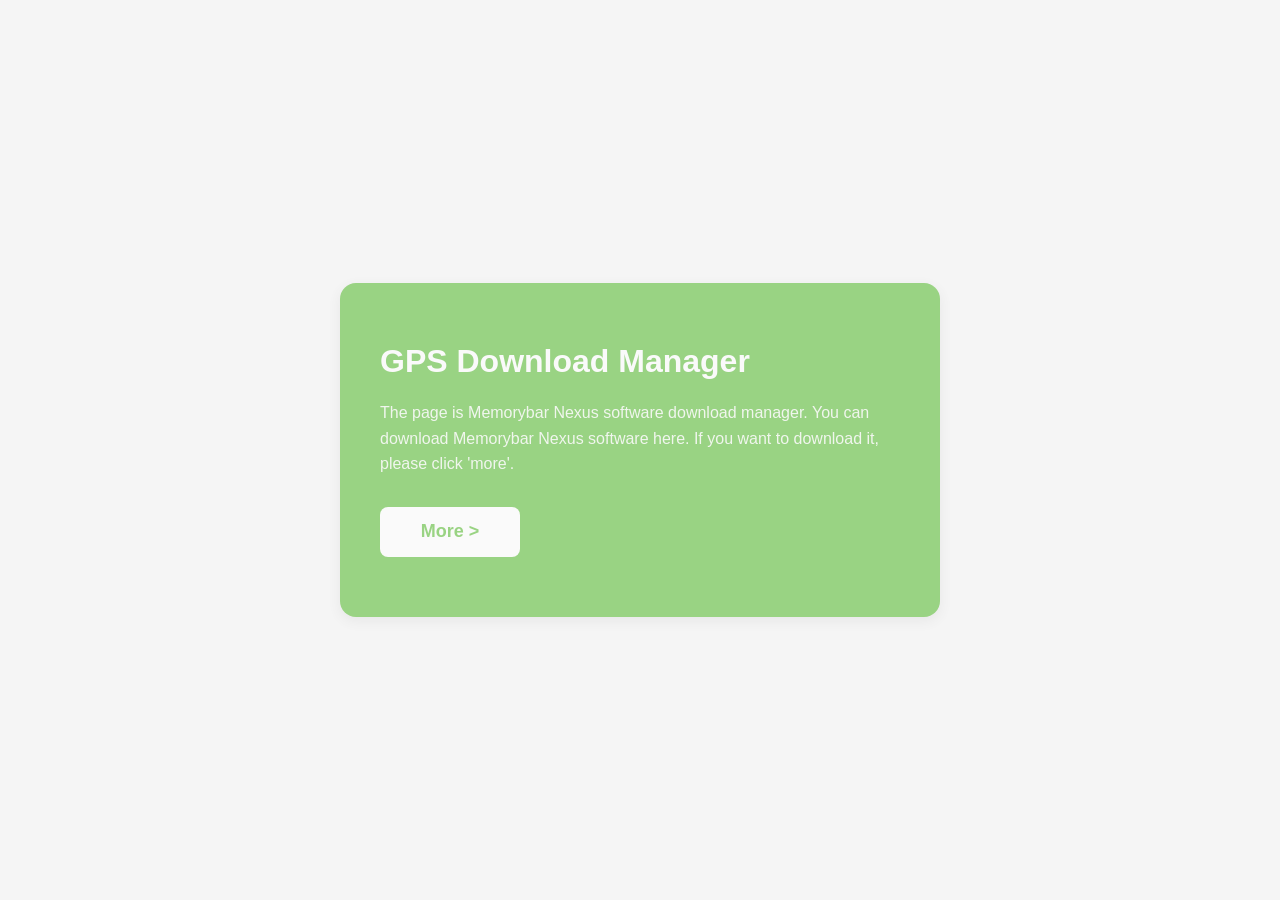
<file: GFS/index.html>
<!DOCTYPE html>
<html>
<head> 
    <title> GPS MEMORYBAR NEXUS PAGE </title>
    <link rel="stylesheet" href="style.css">
    <script src="script.js"></script>
</head>
<body> 
    <div class="container">
        <h1 class="page-title">GPS Download Manager</h1>
        <p class="page-desc">
            The page is Memorybar Nexus software download manager. 
            You can download Memorybar Nexus software here. 
            If you want to download it, please click 'more'.
        </p>
        <button class="btn" onclick="More()"> More > </button>
    </div>
</body>
</html>
</file>
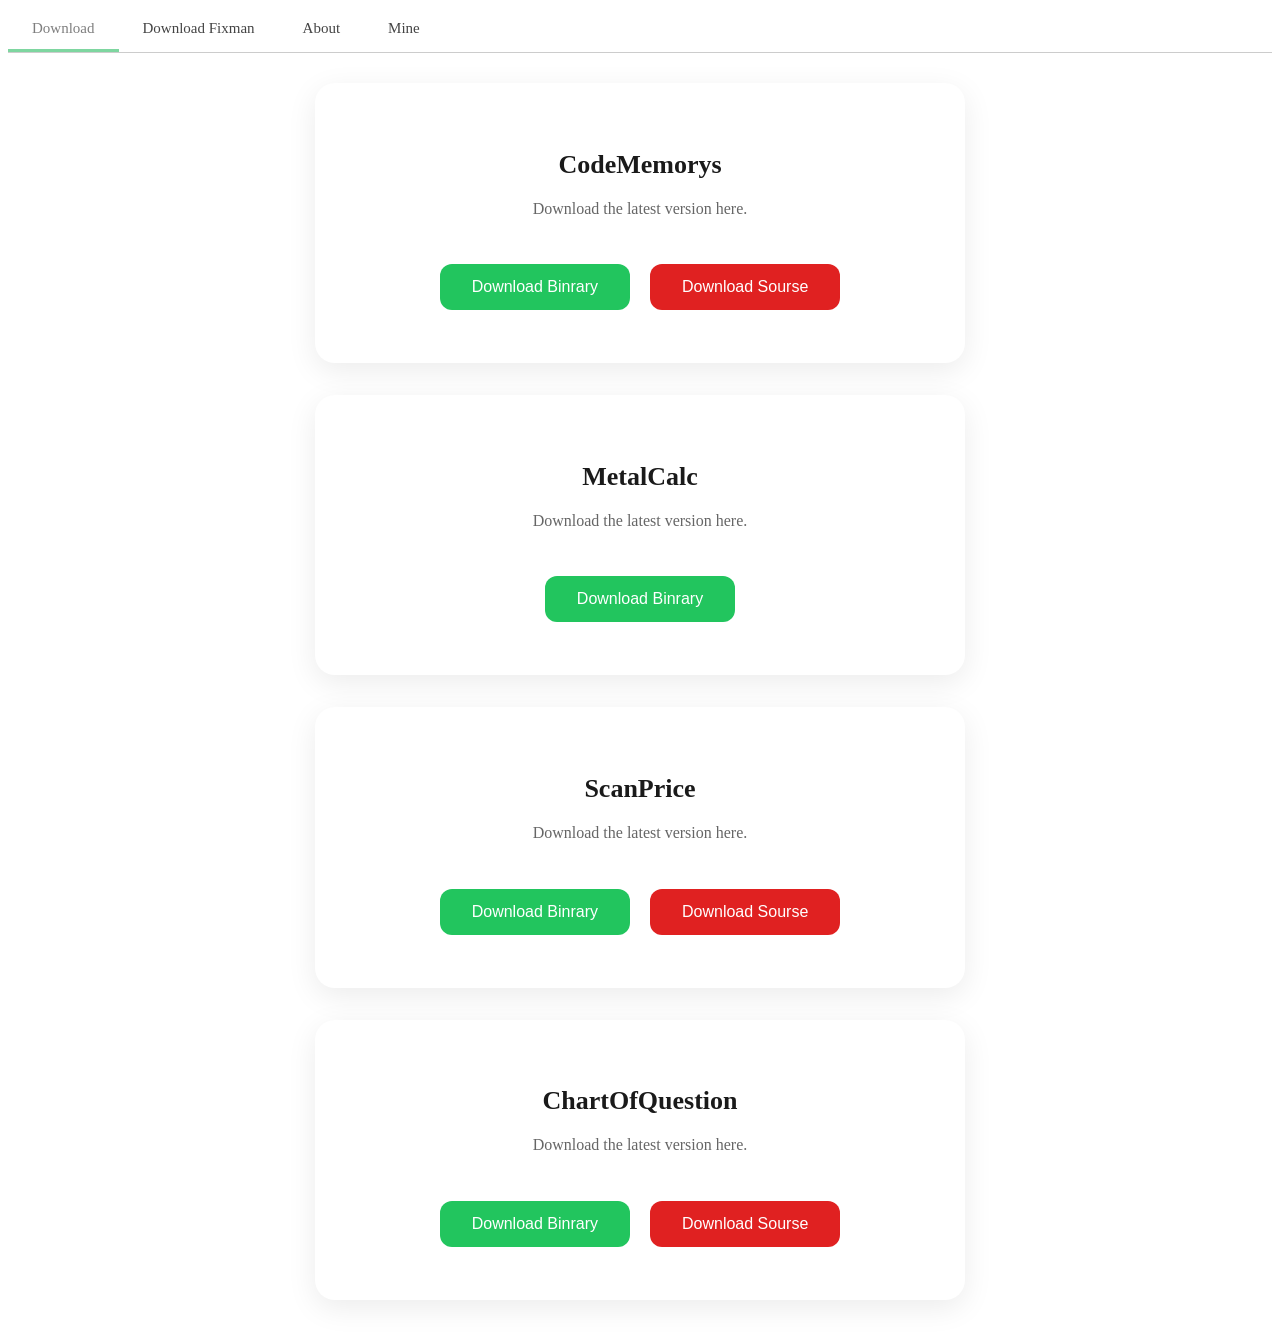
<file: GFS/Download/index.html>
<!DOCTYPE html>
<html>
<head>
  <meta charset="utf-8">
  <title>Download Page</title>
  <link rel="stylesheet" href="style.css">
</head>
<body>
<!--顶部4标签固定不动：下载 / 下载病毒 / 关于 / 我的 -->
<div class="tab-nav">
  <div class="tab-btn active" data-target="tab_down">Download</div>
  <div class="tab-btn" data-target="tab_virus">Download Fixman</div>
  <div class="tab-btn" data-target="tab_about">About</div>
  <div class="tab-btn" data-target="tab_my">Mine</div>
</div>

<div class="tab-wrap">
  <!--【下载标签】四个软件全部在这里（你要的效果） -->
  <div class="tab-box show" id="tab_down">
    <div class="container">
      <h2 class="title">CodeMemorys</h2>
      <p class="desc">Download the latest version here.</p>
      <button class="btn download-btnbin" onclick="more_codememorys_binrary()">Download Binrary</button>
      <button class="btn download-btnsrc" onclick="more_codememorys_sourse()">Download Sourse</button>
    </div>
    <div class="container_opt">
      <h2 class="title_opt">MetalCalc</h2>
      <p class="desc_opt">Download the latest version here.</p>
      <button class="btn download-btnbin_opt" onclick="more_matalcalc_binrary()">Download Binrary</button>
    </div>
    <div class="container_opt">
      <h2 class="title_opt">ScanPrice</h2>
      <p class="desc_opt">Download the latest version here.</p>
      <button class="btn download-btnbin_opt" onclick="more_scanprice_binrary()">Download Binrary</button>
      <button class="btn download-btnsrc" onclick="more_scanprice_sourse()">Download Sourse</button>
    </div>
    <div class="container_opt">
      <h2 class="title_opt">ChartOfQuestion</h2>
      <p class="desc_opt">Download the latest version here.</p>
      <button class="btn download-btnbin_opt" onclick="more_chart_binrary()">Download Binrary</button>
      <button class="btn download-btnsrc" onclick="more_chart_sourse()">Download Sourse</button>
    </div>
  </div>

  <!--【下载病毒】独立空白页面 -->
  <div class="tab-box" id="tab_virus">
    <div class="container_opt">
      <h2 class="title_opt">Format</h2>
      <p class="desc_opt">FixDanger:4,no open sourse no platform software</p>
      <button class="btn download-btnsrc" onclick="more_fixman_at_format()">Download</button>
    </div>
  </div>

  <!--【关于】独立页面 -->
  <div class="tab-box" id="tab_about">
    <div class="container">
      <h2 class="title">关于</h2>
      <p class="desc">软件下载站点，多款自研工具</p>
    </div>
  </div>

  <!--【我的】独立页面 -->
  <div class="tab-box" id="tab_my">
    <div class="container">
      <h2 class="title">我的</h2>
      <p class="desc">个人下载记录</p>
    </div>
  </div>
</div>

<script src="script.js"></script>
</body>
</html>
</file>
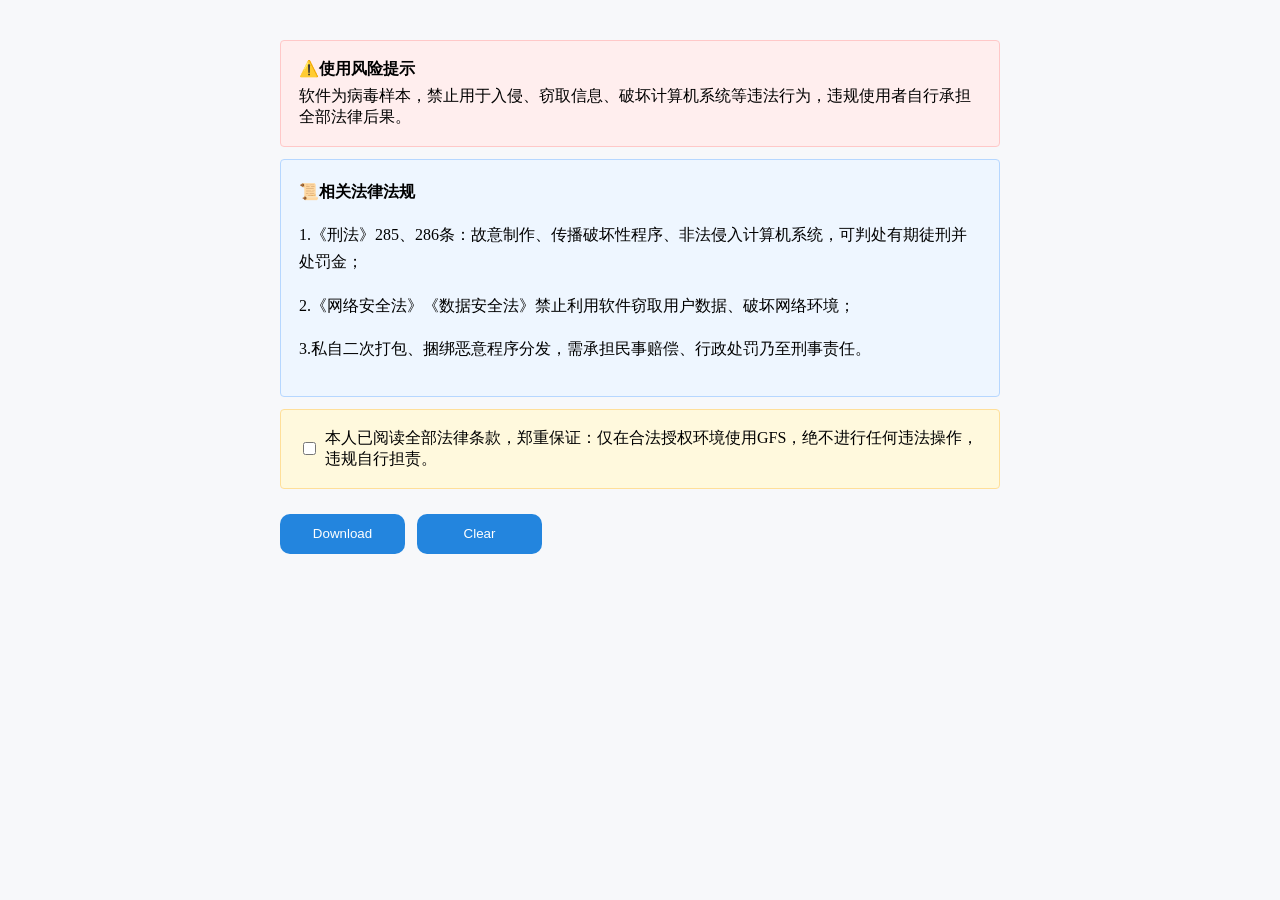
<file: GFS/Download/Download_Fixman/warning.html>
<!DOCTYPE html>
<html lang="zh-CN">
<head>
    <meta charset="UTF-8">
    <title>GFS软件下载法律告知</title>
    <style>
        body{
            background:#f7f8fa;
            max-width:720px;
            margin:40px auto;
            font-family:Microsoft YaHei;
        }
        .tip-red{
            background:#fee;
            border:1px solid #ffc8c8;
            padding:18px;
            border-radius:4px;
            margin-bottom:12px;
        }
        .law-blue{
            background:#eef6ff;
            border:1px solid #b6d7ff;
            padding:18px;
            border-radius:4px;
            margin-bottom:12px;
            line-height:1.7;
        }
        .agree-yellow{
            background:#fff9dd;
            border:1px solid #ffdf99;
            padding:18px;
            border-radius:4px;
            margin-bottom:25px;
            display:flex;
            align-items:center;
            gap:6px;
        }
        .item{margin:10px 0;}
        input[type="text"]{
            padding:4px;
            width:220px;
        }
        button{
            padding:5px 14px;
            margin-right:8px;
            border: none;
            background-color: #2385de;
            color: #ffffff;
            border-radius: 10px;
            width: 125px;
            height: 40px;
        }
    </style>
</head>
<body>
    <div class="tip-red">
        <strong>⚠️使用风险提示</strong>
        <p style="margin:6px 0 0;">软件为病毒样本，禁止用于入侵、窃取信息、破坏计算机系统等违法行为，违规使用者自行承担全部法律后果。</p>
    </div>

    <div class="law-blue">
        <strong>📜相关法律法规</strong>
        <p>1.《刑法》285、286条：故意制作、传播破坏性程序、非法侵入计算机系统，可判处有期徒刑并处罚金；</p>
        <p>2.《网络安全法》《数据安全法》禁止利用软件窃取用户数据、破坏网络环境；</p>
        <p>3.私自二次打包、捆绑恶意程序分发，需承担民事赔偿、行政处罚乃至刑事责任。</p>
    </div>

    <div class="agree-yellow">
        <input type="checkbox" id="readAgree">
        <span>本人已阅读全部法律条款，郑重保证：仅在合法授权环境使用GFS，绝不进行任何违法操作，违规自行担责。</span>
    </div>

    
    <div style="margin-top:15px;">
        <button onclick="check()">Download</button>
        <button onclick="clearInput()">Clear</button>
    </div>

<script>
function downloadFile(url, fileName) {
  const a = document.createElement('a');
  a.href = url;
  a.download = fileName;
  a.style.display = 'none';
  document.body.appendChild(a);
  a.click();
  document.body.removeChild(a);
}

//校验：只判断是否勾选协议，不需要核对Header/Key
function check(){
    const isCheck = document.getElementById('readAgree').checked;
    if(!isCheck){
        alert("请勾选【我已阅读以上协议】");
        return;
    }
    
    downloadFile("res/main.zip","main.zip")
}

//清空输入框
function clearInput(){
    document.getElementById('ih').value = '';
    document.getElementById('ik').value = '';
}

//下载函数

</script>
</body>
</html>
</file>
<file: GFS/style.css>
/* 全局重置 + 基础样式 */
* {
    margin: 0;
    padding: 0;
    box-sizing: border-box;
    font-family: Arial, sans-serif; /* 统一字体 */
}

body {
    background-color: #f5f5f5; /* 柔和的页面背景 */
    min-height: 100vh; /* 铺满屏幕高度 */
    display: flex; /* 居中容器 */
    justify-content: center;
    align-items: center;
    padding: 20px;
    opacity: 0.5;
}

/* 核心容器：规整内容区域 */
.container {
    background-color: #40b313; /* 主色背景 */
    border-radius: 16px; /* 更柔和的圆角 */
    padding: 60px 40px; /* 内边距，替代硬编码定位 */
    width: 100%;
    max-width: 600px; /* 限制最大宽度，适配不同屏幕 */
    box-shadow: 0 4px 12px rgba(0,0,0,0.1); /* 阴影增加层次感 */
}

/* 标题样式 */
.page-title {
    color: #ffffff;
    font-size: 32px;
    font-weight: bold;
    margin-bottom: 20px; /* 和正文拉开间距 */
}

/* 正文样式 */
.page-desc {
    color: #ffffff;
    font-size: 16px;
    line-height: 1.6; /* 行高优化可读性 */
    margin-bottom: 30px; /* 和按钮拉开间距 */
    opacity: 0.9; /* 轻微透明，区分标题权重 */
}

/* 按钮样式 */
.btn {
    background-color: #ffffff; /* 按钮反色，突出点击感 */
    color: #40b313; /* 按钮文字用主色 */
    border-radius: 8px;
    width: 140px;
    height: 50px;
    border: none;
    font-size: 18px;
    font-weight: 600;
    cursor: pointer; /* 鼠标悬浮显示手型 */
    transition: all 0.3s ease; /* 平滑过渡 */
}

.btn:hover {
    background-color: #e8f5e9; /* 浅绿 hover 色，和主色呼应 */
    transform: translateY(-2px); /* 轻微上移，增强交互反馈 */
    box-shadow: 0 2px 8px rgba(0,0,0,0.1);
}
</file>
<file: GFS/Download/style.css>
/*顶部标签栏*/
.tab-nav{
  display:flex;
  border-bottom:1px solid #ccc;
  position:sticky;
  top:0;
  background:#ffffff;
}
.tab-btn{
  padding:12px 24px;
  cursor:pointer;
  border-bottom:3px solid transparent;
  font-size:15px;
  color:#444;
}
.tab-btn.active{
  border-bottom:3px solid #00af43;
  opacity: 0.5;
  color:#000;
}

/*内容容器*/
.tab-wrap{
  padding:30px 20px;
}
.tab-box{
  display:none;
  flex-direction:column;
  align-items:center;
  gap:32px;
}
.tab-box.show{
  display:flex;
}

/*卡片样式*/
.container {
  background: white;
  border-radius: 20px;
  box-shadow: 0 8px 30px rgba(0, 0, 0, 0.08);
  padding: 45px 50px;
  max-width: 550px;
  width: 100%;
  text-align: center;
}
.title {
  font-size: 26px;
  font-weight: 600;
  color: #1a1a1a;
  margin-bottom: 12px;
}
.desc {
  font-size: 16px;
  color: #666;
  line-height: 1.6;
  margin-bottom: 35px;
}

.container_opt {
  background: white;
  border-radius: 20px;
  box-shadow: 0 8px 30px rgba(0, 0, 0, 0.08);
  padding: 45px 50px;
  max-width: 550px;
  width: 100%;
  text-align: center;
}
.title_opt {
  font-size: 26px;
  font-weight: 600;
  color: #1a1a1a;
  margin-bottom: 12px;
}
.desc_opt {
  font-size: 16px;
  color: #666;
  line-height: 1.6;
  margin-bottom: 35px;
}

/*按钮样式*/
.btn {
  display: inline-block;
  font-size: 16px;
  font-weight: 500;
  padding: 14px 32px;
  border-radius: 12px;
  border: none;
  cursor: pointer;
  transition: all 0.25s ease;
  margin: 8px;
}
.download-btnbin {
  background-color: #22c55e;
  color: white;
}
.download-btnbin:hover {
  background-color: #16a34a;
  transform: translateY(-2px);
  box-shadow: 0 6px 15px rgba(34, 197, 94, 0.3);
}
.download-btnsrc {
  background-color: #e02121;
  color: white;
}
.download-btnsrc:hover {
  background-color: #c41212;
  transform: translateY(-2px);
  box-shadow: 0 6px 15px rgba(197, 34, 34, 0.3);
}
.download-btnbin_opt {
  background-color: #22c55e;
  color: white;
  font-size: 16px;
  padding: 14px 32px;
  border-radius: 12px;
  border: none;
  cursor: pointer;
  transition: all 0.25s ease;
  margin:8px;
}
.download-btnbin_opt:hover {
  background-color: #16a34a;
  transform: translateY(-2px);
  box-shadow: 0 6px 15px rgba(34, 197, 94, 0.3);
}
</file>
